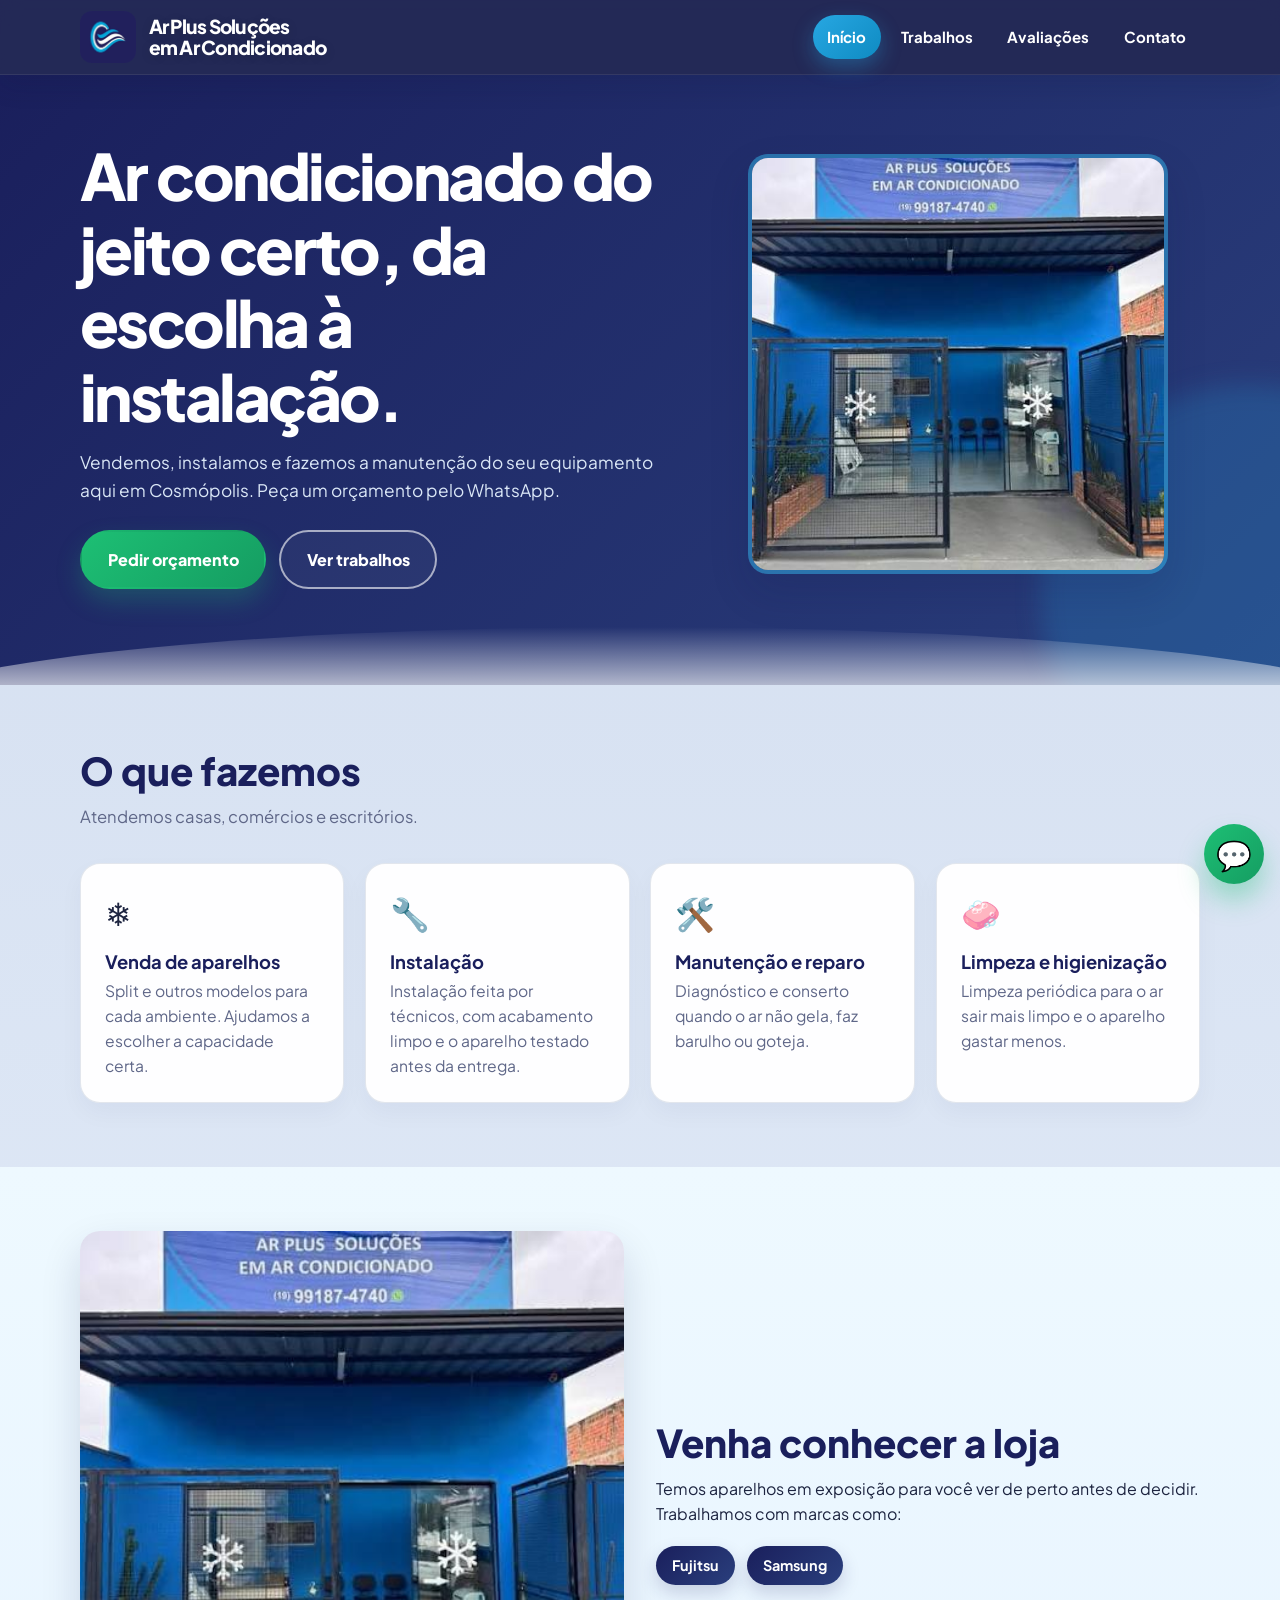
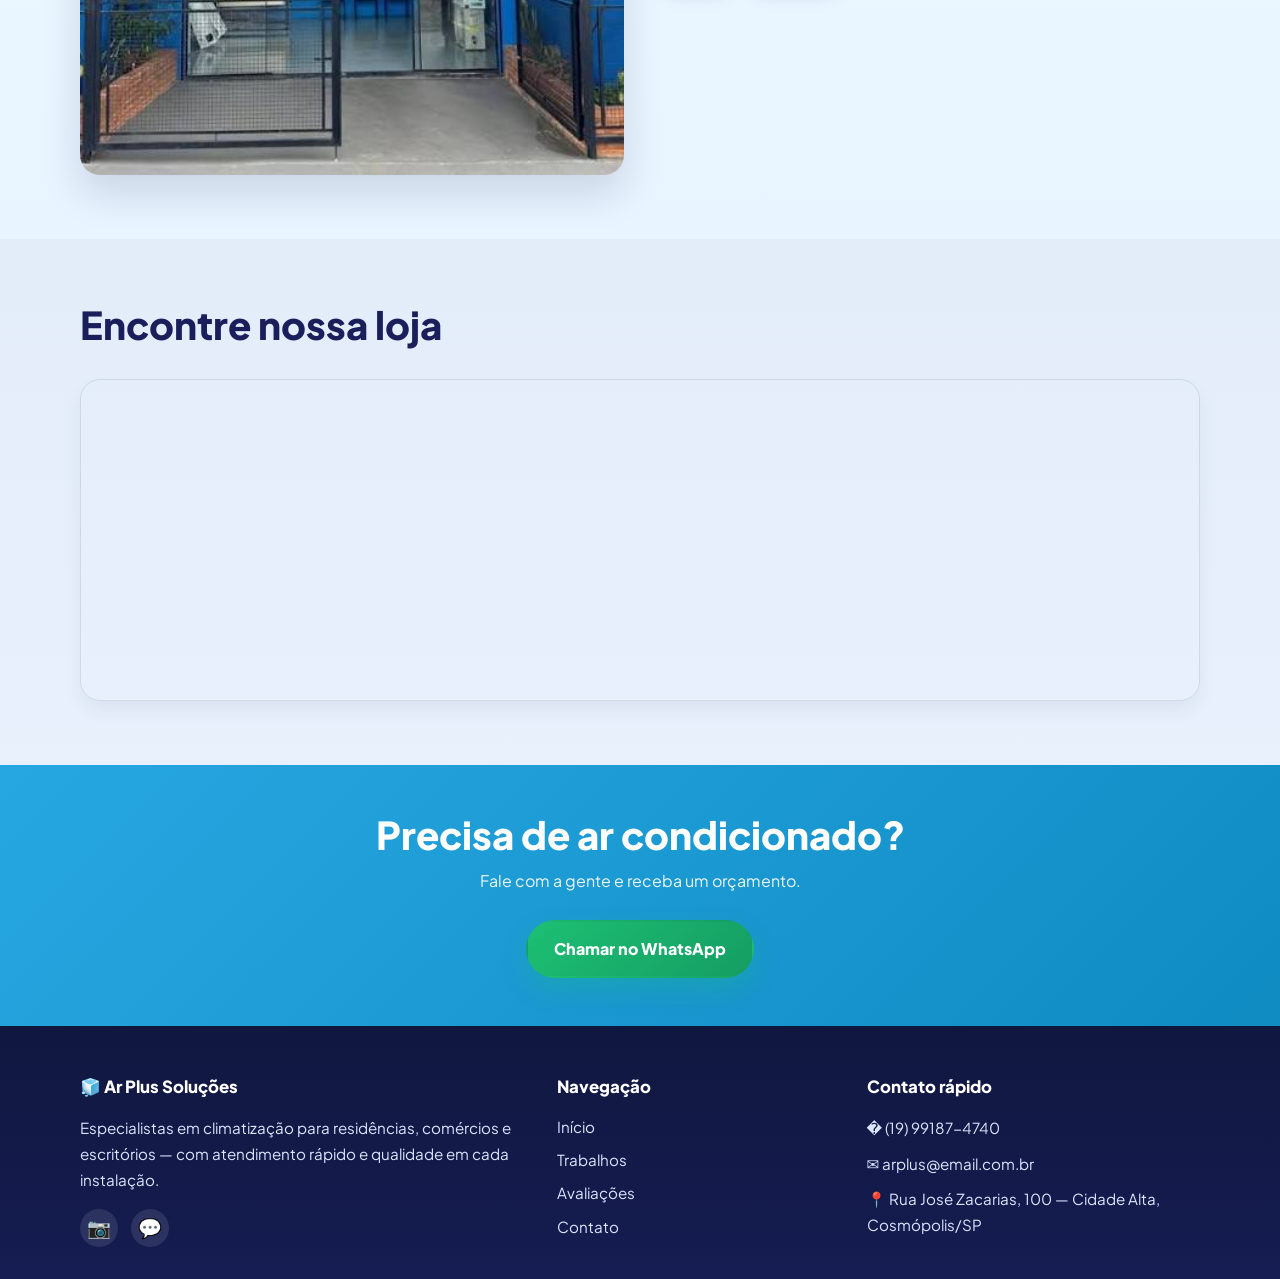
<file: Index.html>
<!DOCTYPE html>
<html lang="pt-BR">
<head>
<meta charset="UTF-8">
<meta name="viewport" content="width=device-width, initial-scale=1">
<title>Início | Ar Plus Soluções em Ar Condicionado</title>
<meta name="description" content="Venda, instalação e manutenção de ar condicionado em Cosmópolis/SP. Fujitsu, Samsung e outras marcas.">
<link rel="preconnect" href="https://fonts.googleapis.com">
<link rel="preconnect" href="https://fonts.gstatic.com" crossorigin>
<link href="https://fonts.googleapis.com/css2?family=Plus+Jakarta+Sans:wght@400;600;700;800&display=swap" rel="stylesheet">
<link rel="stylesheet" href="style/ar_plus.css">
</head>
<body>
<header class="topo">
  <div class="wrap">
    <a class="marca" href="index.html" aria-label="Ar Plus Soluções em Ar Condicionado - início">
      <img src="img/logo-simbolo.png" alt="Logo Ar Plus" width="56" height="52">
      <span>Ar Plus Soluções<br>em Ar Condicionado</span>
    </a>
    <input type="checkbox" id="abre" aria-label="Abrir menu">
    <label class="burger" for="abre" aria-hidden="true">☰</label>
    <ul class="menu">
      <li><a href="index.html" aria-current="page">Início</a></li>
      <li><a href="Trabalhos.html">Trabalhos</a></li>
      <li><a href="Avaliacoes.html">Avaliações</a></li>
      <li><a href="Contato.html">Contato</a></li>
    </ul>
  </div>
</header>
<main>

<section class="hero">
  <div class="wrap">
    <div>
      <h1>Ar condicionado do jeito certo, da escolha à instalação.</h1>
      <p>Vendemos, instalamos e fazemos a manutenção do seu equipamento aqui em Cosmópolis. Peça um orçamento pelo WhatsApp.</p>
      <div class="acoes">
        <a class="btn btn-zap" href="https://wa.me/5519991874740?text=Ol%C3%A1!%20Vim%20pelo%20site%20e%20gostaria%20de%20um%20or%C3%A7amento." target="_blank" rel="noopener">Pedir orçamento</a>
        <a class="btn btn-borda" href="Trabalhos.html">Ver trabalhos</a>
      </div>
    </div>
    <img class="hero-visual" src="img/fachada-loja.png" alt="Fachada da loja Ar Plus em Cosmópolis">
  </div>
</section>

<section class="secao">
  <div class="wrap">
    <h2>O que fazemos</h2>
    <p class="intro">Atendemos casas, comércios e escritórios.</p>
    <div class="grade">
      <article class="card"><div class="ico">❄️</div><h3>Venda de aparelhos</h3><p>Split e outros modelos para cada ambiente. Ajudamos a escolher a capacidade certa.</p></article>
      <article class="card"><div class="ico">🔧</div><h3>Instalação</h3><p>Instalação feita por técnicos, com acabamento limpo e o aparelho testado antes da entrega.</p></article>
      <article class="card"><div class="ico">🛠️</div><h3>Manutenção e reparo</h3><p>Diagnóstico e conserto quando o ar não gela, faz barulho ou goteja.</p></article>
      <article class="card"><div class="ico">🧼</div><h3>Limpeza e higienização</h3><p>Limpeza periódica para o ar sair mais limpo e o aparelho gastar menos.</p></article>
    </div>
  </div>
</section>

<section class="secao gelo">
  <div class="wrap dois">
    <img class="loja-visual" src="img/fachada-loja.png" alt="Fachada da loja Ar Plus em Cosmópolis">
    <div>
      <h2>Venha conhecer a loja</h2>
      <p>Temos aparelhos em exposição para você ver de perto antes de decidir. Trabalhamos com marcas como:</p>
      <div class="marcas"><span>Fujitsu</span><span>Samsung</span></div>
    </div>
  </div>
</section>

<section class="secao">
  <div class="wrap">
    <h2>Encontre nossa loja</h2>
    <div class="mapa">
      <iframe title="Mapa da loja" loading="lazy" src="https://www.google.com/maps?q=Rua+Jos%C3%A9+Zacarias,+100,+Cosm%C3%B3polis+SP&output=embed"></iframe>
    </div>
  </div>
</section>

<section class="faixa">
  <div class="wrap">
    <h2>Precisa de ar condicionado?</h2>
    <p>Fale com a gente e receba um orçamento.</p>
    <div class="acoes"><a class="btn btn-zap" href="https://wa.me/5519991874740?text=Ol%C3%A1!%20Vim%20pelo%20site%20e%20gostaria%20de%20um%20or%C3%A7amento." target="_blank" rel="noopener">Chamar no WhatsApp</a></div>
  </div>
</section>

</main>
<footer class="rodape">
  <div class="rodape-conteudo">
    <div>
      <h4>🧊 Ar Plus Soluções</h4>
      <p>Especialistas em climatização para residências, comércios e escritórios — com atendimento rápido e qualidade em cada instalação.</p>
      <div class="redes-sociais">
        <a href="https://www.instagram.com/arplussolucoesarcondicionado" target="_blank" rel="noopener" aria-label="Instagram">📷</a>
        <a href="https://wa.me/5519991874740" target="_blank" rel="noopener" aria-label="WhatsApp">💬</a>
      </div>
    </div>
    <div>
      <h4>Navegação</h4>
      <ul>
        <li><a href="index.html" aria-current="page">Início</a></li>
        <li><a href="Trabalhos.html">Trabalhos</a></li>
        <li><a href="Avaliacoes.html">Avaliações</a></li>
        <li><a href="Contato.html">Contato</a></li>
      </ul>
    </div>
    <div>
      <h4>Contato rápido</h4>
      <p>� (19) 99187-4740</p>
      <p>✉️ arplus@email.com.br</p>
      <p>📍 Rua José Zacarias, 100 — Cidade Alta, Cosmópolis/SP</p>
    </div>
  </div>
</footer>
<a class="zap-fixo" href="https://wa.me/5519991874740?text=Ol%C3%A1!%20Vim%20pelo%20site%20e%20gostaria%20de%20um%20or%C3%A7amento." target="_blank" rel="noopener" aria-label="Falar no WhatsApp">💬</a>
</body>
</html>
</file>
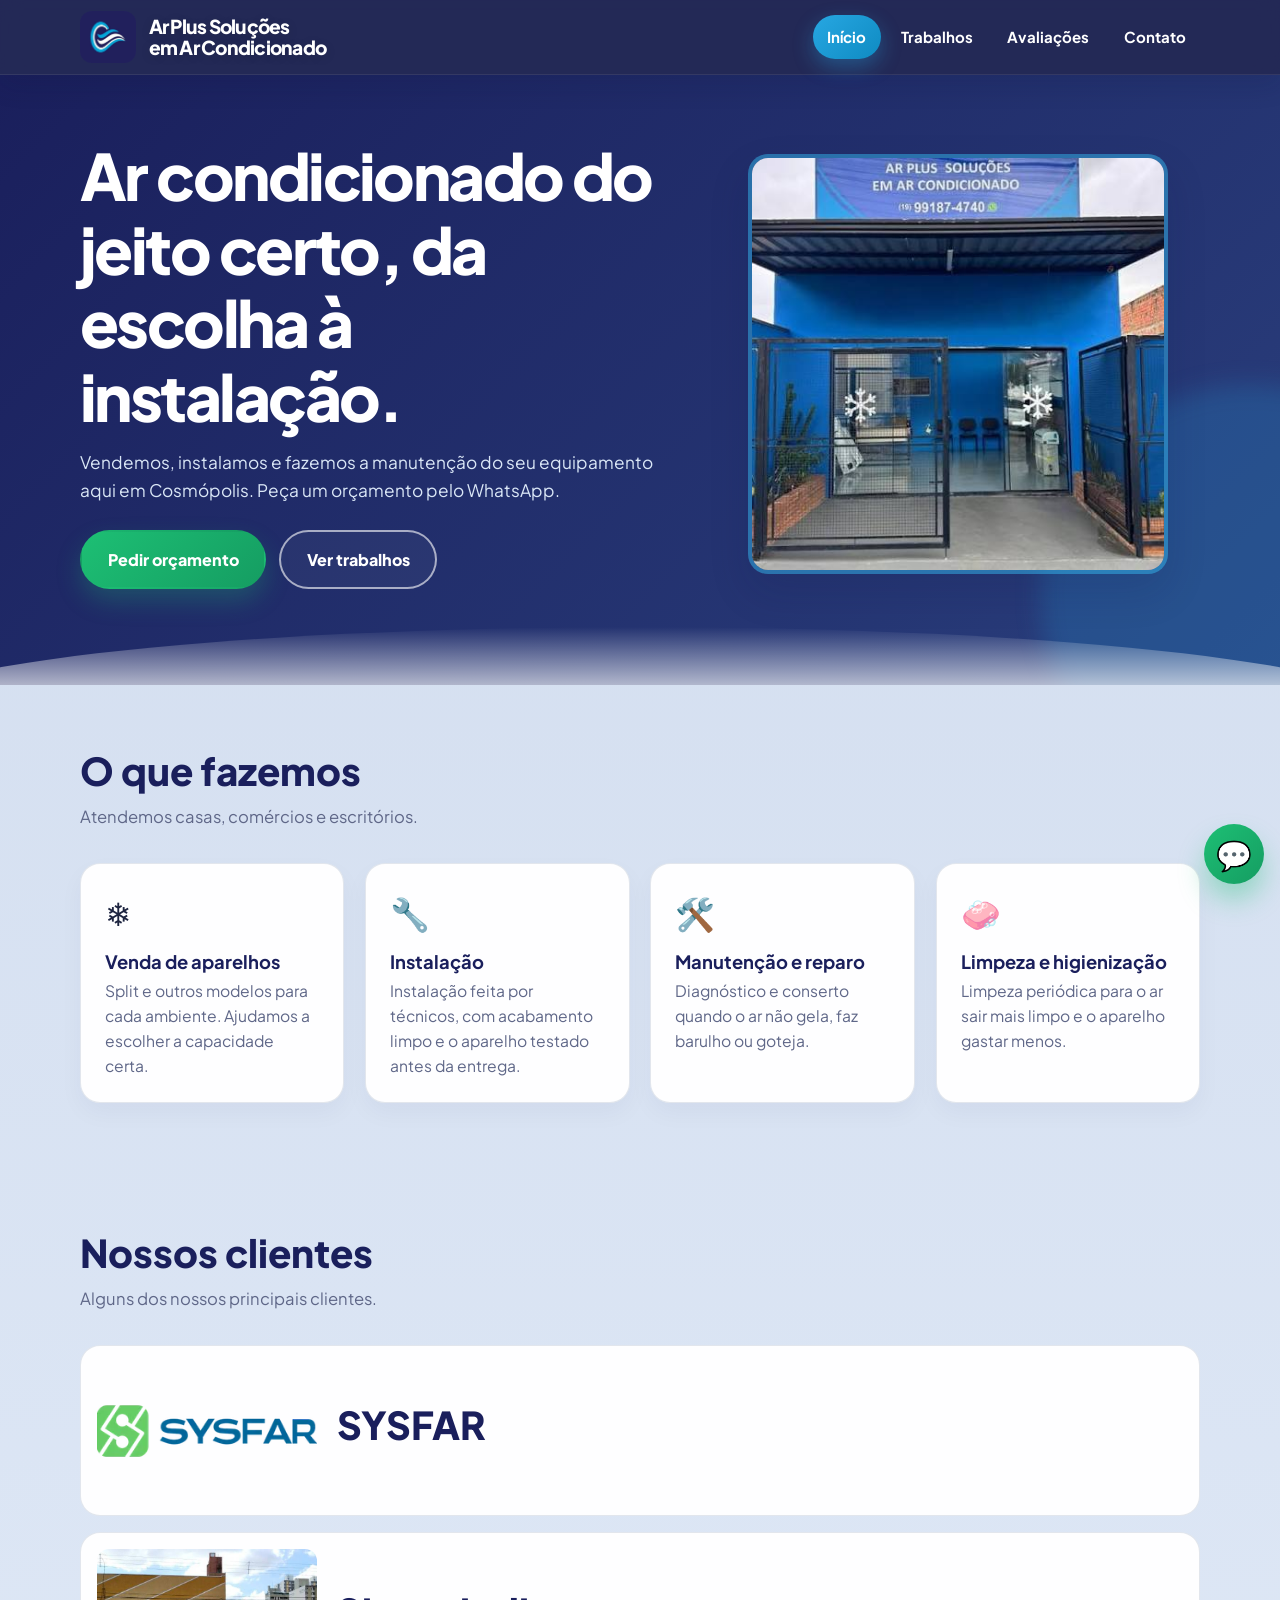
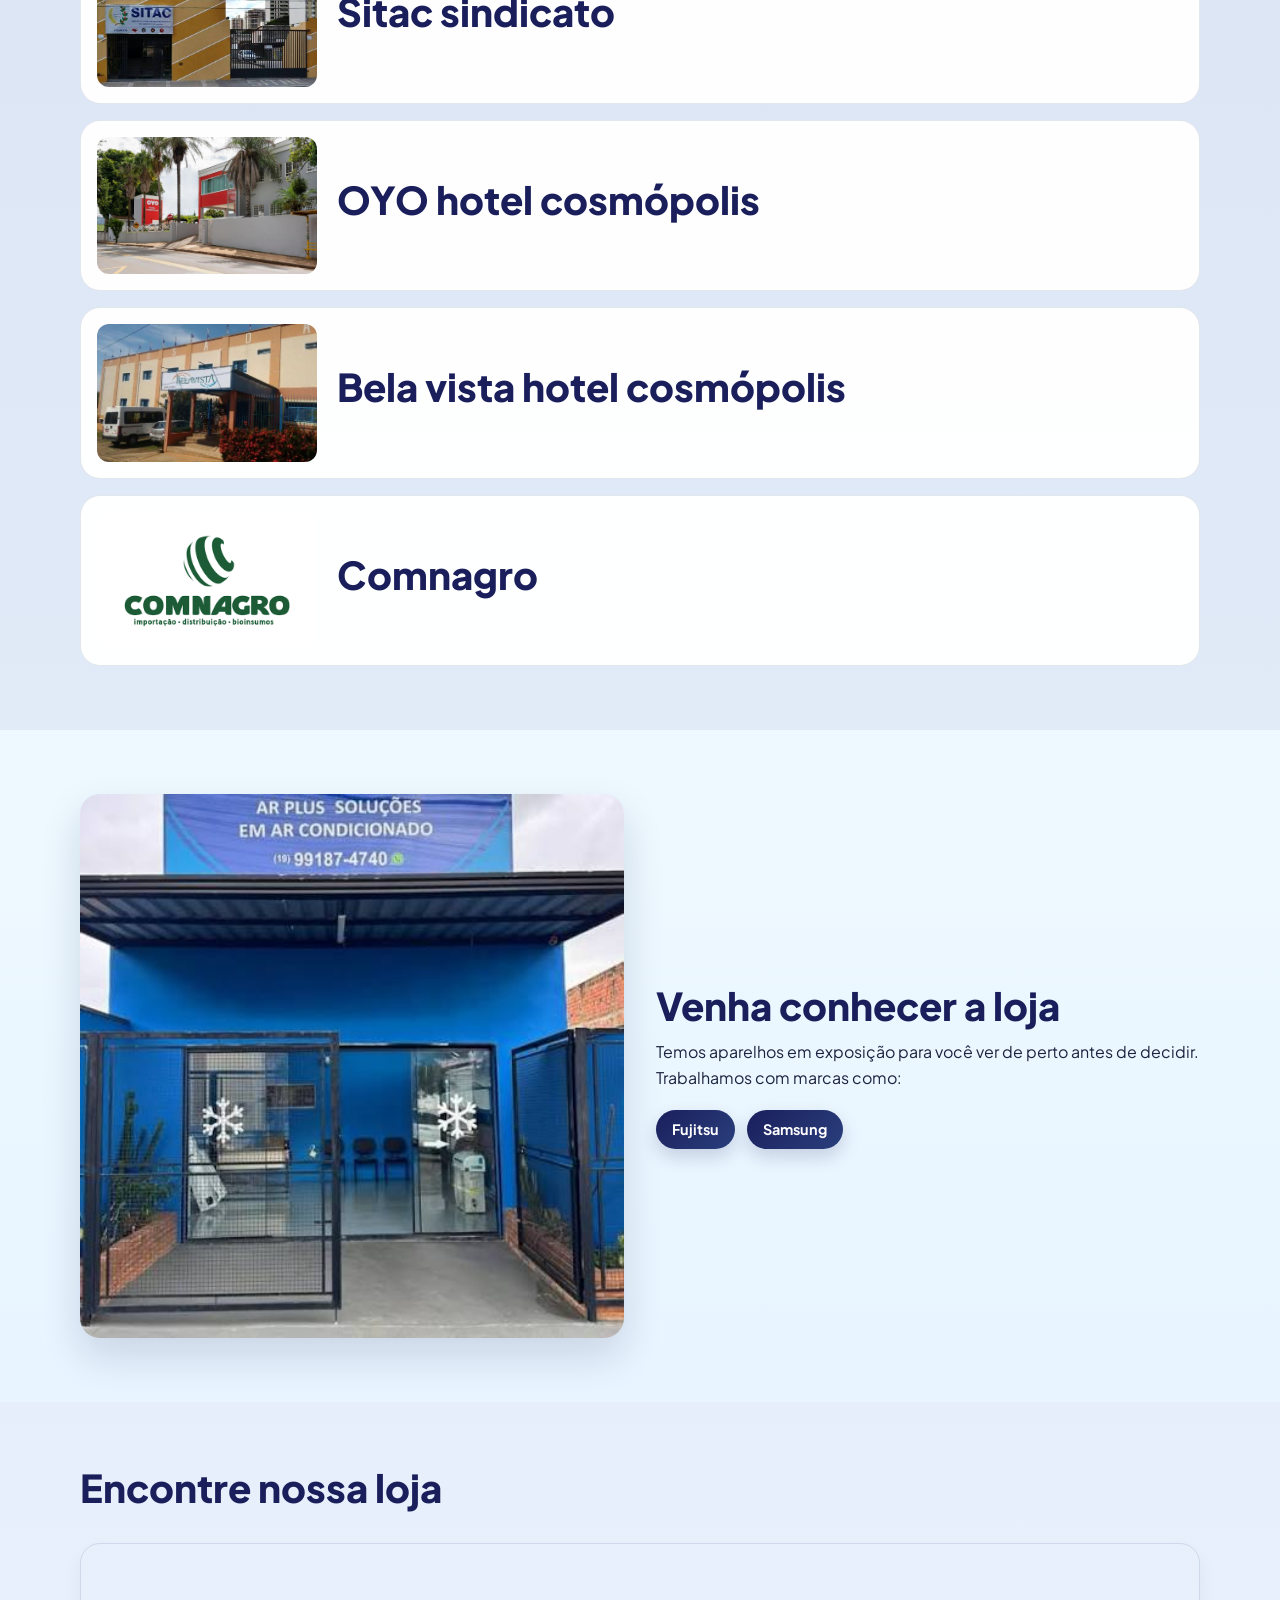
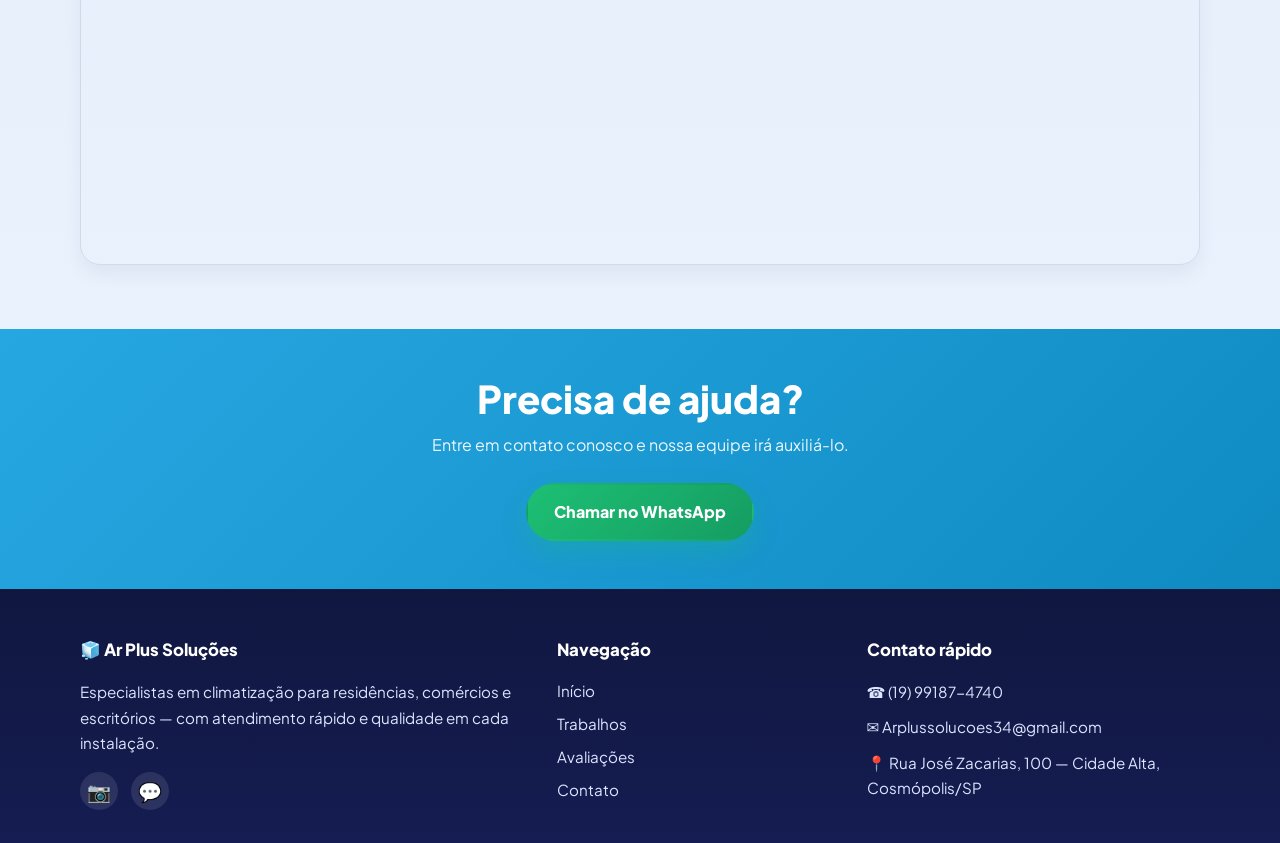
<file: index.html>
<!DOCTYPE html>
<html lang="pt-BR">
<head>
<meta charset="UTF-8">
<meta name="viewport" content="width=device-width, initial-scale=1">
<title>Início | Ar Plus Soluções em Ar Condicionado</title>
<meta name="description" content="Venda, instalação e manutenção de ar condicionado em Cosmópolis/SP. Fujitsu, Samsung e outras marcas.">
<link rel="icon" type="image/x-icon" href="img/emoji_arplus_128.png">
<link rel="preconnect" href="https://fonts.googleapis.com">
<link rel="preconnect" href="https://fonts.gstatic.com" crossorigin>
<link href="https://fonts.googleapis.com/css2?family=Plus+Jakarta+Sans:wght@400;600;700;800&display=swap" rel="stylesheet">
<link rel="stylesheet" href="style/ar_plus.css">
</head>
<body>
<header class="topo">
  <div class="wrap">
    <a class="marca" href="index.html" aria-label="Ar Plus Soluções em Ar Condicionado - início">
      <img src="img/logo-simbolo.png" alt="Logo Ar Plus" width="56" height="52">
      <span>Ar Plus Soluções<br>em Ar Condicionado</span>
    </a>
    <input type="checkbox" id="abre" aria-label="Abrir menu">
    <label class="burger" for="abre" aria-hidden="true">☰</label>
    <ul class="menu">
      <li><a href="index.html" aria-current="page">Início</a></li>
      <li><a href="Trabalhos.html">Trabalhos</a></li>
      <li><a href="Avaliacoes.html">Avaliações</a></li>
      <li><a href="Contato.html">Contato</a></li>
    </ul>
  </div>
</header>
<main>

<section class="hero">
  <div class="wrap">
    <div>
      <h1>Ar condicionado do jeito certo, da escolha à instalação.</h1>
      <p>Vendemos, instalamos e fazemos a manutenção do seu equipamento aqui em Cosmópolis. Peça um orçamento pelo WhatsApp.</p>
      <div class="acoes">
        <a class="btn btn-zap" href="https://wa.me/5519991874740?text=Ol%C3%A1!%20Vim%20pelo%20site%20e%20gostaria%20de%20um%20or%C3%A7amento." target="_blank" rel="noopener">Pedir orçamento</a>
        <a class="btn btn-borda" href="Trabalhos.html">Ver trabalhos</a>
      </div>
    </div>
    <img class="hero-visual" src="img/fachada-loja.png" alt="Fachada da loja Ar Plus em Cosmópolis">
  </div>
</section>

<section class="secao">
  <div class="wrap">
    <h2>O que fazemos</h2>
    <p class="intro">Atendemos casas, comércios e escritórios.</p>
    <div class="grade">
      <article class="card"><div class="ico">❄️</div><h3>Venda de aparelhos</h3><p>Split e outros modelos para cada ambiente. Ajudamos a escolher a capacidade certa.</p></article>
      <article class="card"><div class="ico">🔧</div><h3>Instalação</h3><p>Instalação feita por técnicos, com acabamento limpo e o aparelho testado antes da entrega.</p></article>
      <article class="card"><div class="ico">🛠️</div><h3>Manutenção e reparo</h3><p>Diagnóstico e conserto quando o ar não gela, faz barulho ou goteja.</p></article>
      <article class="card"><div class="ico">🧼</div><h3>Limpeza e higienização</h3><p>Limpeza periódica para o ar sair mais limpo e o aparelho gastar menos.</p></article>
    </div>
  </div>
</section>

<section class="secao">
  <div class="wrap">
    <h2>Nossos clientes</h2>
    <p class="intro">Alguns dos nossos principais clientes.</p>
    <ul class="clientes-lista">
      <li>
        <img class="cliente-foto" src="img/SYSFAR.webp" alt="Casa contemporânea, exemplo de ambiente residencial">
        <div>
          <h2>SYSFAR</h2>
        </div>
      </li>
      <li>
        <img class="cliente-foto" src="img/88.jpg" alt="Interior de uma loja, exemplo de ambiente comercial">
        <div>
          <h2>Sitac sindicato</h2>
        </div>
      </li>
      <li>
        <img class="cliente-foto" src="img/OYO-hotel-cosmópolis.jpg" alt="Sala de reunião, exemplo de ambiente de escritório">
        <div>
          <h2>OYO hotel cosmópolis</h2>
          
        </div>
      </li>
      <li>
        <img class="cliente-foto" src="img/Bela-vista-hotel-cosmópolis.jpg" alt="Sala de reunião, exemplo de ambiente de escritório">
        <div>
          <h2>Bela vista hotel cosmópolis</h2>
        </div>
      </li>
      <li>
        <img class="cliente-foto" src="img/Comnagro.png" alt="Sala de reunião, exemplo de ambiente de escritório">
        <div>
          <h2>Comnagro</h2>
        </div>
      </li>
    </ul>
  </div>
</section>


<section class="secao gelo">
  <div class="wrap dois">
    <img class="loja-visual" src="img/fachada-loja.png" alt="Fachada da loja Ar Plus em Cosmópolis">
    <div>
      <h2>Venha conhecer a loja</h2>
      <p>Temos aparelhos em exposição para você ver de perto antes de decidir. Trabalhamos com marcas como:</p>
      <div class="marcas"><span>Fujitsu</span><span>Samsung</span></div>
    </div>
  </div>
</section>

<section class="secao">
  <div class="wrap">
    <h2>Encontre nossa loja</h2>
    <div class="mapa">
      <iframe title="Mapa da loja" loading="lazy" src="https://www.google.com/maps?q=Rua+Jos%C3%A9+Zacarias,+100,+Cosm%C3%B3polis+SP&output=embed"></iframe>
    </div>
  </div>
</section>

<section class="faixa">
  <div class="wrap">
    <h2>Precisa de ajuda?</h2>
    <p>Entre em contato conosco e nossa equipe irá auxiliá-lo.</p>
    <div class="acoes"><a class="btn btn-zap" href="https://wa.me/5519991874740?text=Ol%C3%A1!%20Vim%20pelo%20site%20e%20gostaria%20de%20um%20or%C3%A7amento." target="_blank" rel="noopener">Chamar no WhatsApp</a></div>
  </div>
</section>

</main>
<footer class="rodape">
  <div class="rodape-conteudo">
    <div>
      <h4>🧊 Ar Plus Soluções</h4>
      <p>Especialistas em climatização para residências, comércios e escritórios — com atendimento rápido e qualidade em cada instalação.</p>
      <div class="redes-sociais">
        <a href="https://www.instagram.com/arplussolucoesarcondicionado" target="_blank" rel="noopener" aria-label="Instagram">📷</a>
        <a href="https://wa.me/5519991874740" target="_blank" rel="noopener" aria-label="WhatsApp">💬</a>
      </div>
    </div>
    <div>
      <h4>Navegação</h4>
      <ul>
        <li><a href="index.html" aria-current="page">Início</a></li>
        <li><a href="Trabalhos.html">Trabalhos</a></li>
        <li><a href="Avaliacoes.html">Avaliações</a></li>
        <li><a href="Contato.html">Contato</a></li>
      </ul>
    </div>
    <div>
      <h4>Contato rápido</h4>
      <p>☎️ (19) 99187-4740</p>
      <p>✉️ Arplussolucoes34@gmail.com</p>
      <p>📍 Rua José Zacarias, 100 — Cidade Alta, Cosmópolis/SP</p>
    </div>
  </div>
</footer>
<a class="zap-fixo" href="https://wa.me/5519991874740?text=Ol%C3%A1!%20Vim%20pelo%20site%20e%20gostaria%20de%20um%20or%C3%A7amento." target="_blank" rel="noopener" aria-label="Falar no WhatsApp">💬</a>
</body>
</html>
</file>
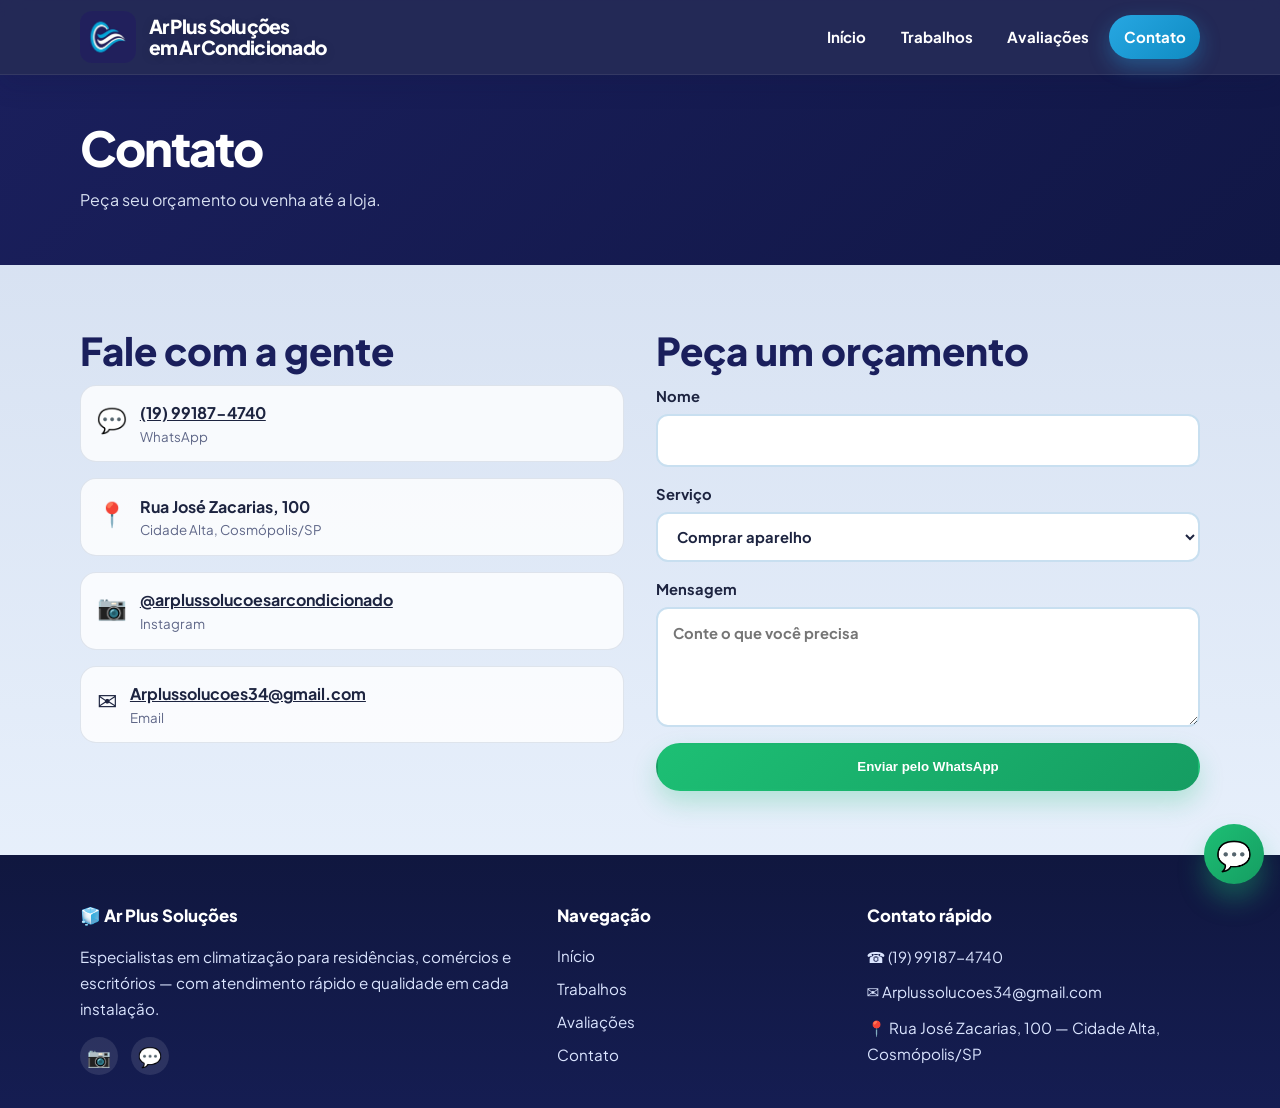
<file: Contato.html>
<!DOCTYPE html>
<html lang="pt-BR">
<head>
<meta charset="UTF-8">
<meta name="viewport" content="width=device-width, initial-scale=1">
<title>Contato | Ar Plus Soluções em Ar Condicionado</title>
<meta name="description" content="Fale com a Ar Plus: WhatsApp (19) 99187-4740, fixo (19) 3204-8000, Cosmópolis/SP.">
<link rel="icon" type="image/x-icon" href="img/emoji_arplus_128.png">
<link rel="preconnect" href="https://fonts.googleapis.com">
<link rel="preconnect" href="https://fonts.gstatic.com" crossorigin>
<link href="https://fonts.googleapis.com/css2?family=Plus+Jakarta+Sans:wght@400;600;700;800&display=swap" rel="stylesheet">
<link rel="stylesheet" href="style/ar_plus.css">
</head>
<body>
<header class="topo">
  <div class="wrap">
    <a class="marca" href="index.html" aria-label="Ar Plus Soluções em Ar Condicionado - início">
      <img src="img/logo-simbolo.png" alt="Logo Ar Plus" width="56" height="52">
      <span>Ar Plus Soluções<br>em Ar Condicionado</span>
    </a>
    <input type="checkbox" id="abre" aria-label="Abrir menu">
    <label class="burger" for="abre" aria-hidden="true">☰</label>
    <ul class="menu">
      <li><a href="index.html">Início</a></li>
      <li><a href="Trabalhos.html">Trabalhos</a></li>
      <li><a href="Avaliacoes.html">Avaliações</a></li>
      <li><a href="Contato.html" aria-current="page">Contato</a></li>
    </ul>
  </div>
</header>
<main>

<section class="titulo-pg"><div class="wrap"><h1>Contato</h1><p>Peça seu orçamento ou venha até a loja.</p></div></section>

<section class="secao">
  <div class="wrap contato">
    <div>
      <h2>Fale com a gente</h2>
      <ul class="lista">
        <li><span class="ico">💬</span><div><a href="https://wa.me/5519991874740?text=Ol%C3%A1!%20Vim%20pelo%20site%20e%20gostaria%20de%20um%20or%C3%A7amento." target="_blank" rel="noopener"><strong>(19) 99187-4740</strong></a><small>WhatsApp</small></div></li>
        <li><span class="ico">📍</span><div><strong>Rua José Zacarias, 100</strong><small>Cidade Alta, Cosmópolis/SP</small></div></li>
        <li><span class="ico">📷</span><div><a href="https://www.instagram.com/arplussolucoesarcondicionado" target="_blank" rel="noopener"><strong>@arplussolucoesarcondicionado</strong></a><small>Instagram</small></div></li>
        <li><span class="ico">✉️</span><div><a href="mailto:Arplussolucoes34@gmail.com" target="_blank" rel="noopener"><strong>Arplussolucoes34@gmail.com</strong></a><small>Email</small></div></li>
      </ul>
    </div>
    <div>
      <h2>Peça um orçamento</h2>
      <form id="form">
        <label>Nome<input name="nome" required autocomplete="name"></label>
        <label>Serviço
          <select name="servico">
            <option>Comprar aparelho</option><option>Instalação</option><option>Manutenção</option><option>Limpeza</option><option>Outro</option>
          </select>
        </label>
        <label>Mensagem<textarea name="msg" placeholder="Conte o que você precisa"></textarea></label>
        <button class="btn btn-zap" type="submit">Enviar pelo WhatsApp</button>
      </form>
    </div>
  </div>
</section>
<script>
document.getElementById("form").addEventListener("submit",function(e){
  e.preventDefault();
  var f=new FormData(this);
  var t="Olá! Meu nome é "+f.get("nome")+". Serviço: "+f.get("servico")+". "+f.get("msg");
  window.open("https://wa.me/5519991874740?text="+encodeURIComponent(t),"_blank");
});
</script>

</main>
<footer class="rodape">
  <div class="rodape-conteudo">
    <div>
      <h4>🧊 Ar Plus Soluções</h4>
      <p>Especialistas em climatização para residências, comércios e escritórios — com atendimento rápido e qualidade em cada instalação.</p>
      <div class="redes-sociais">
        <a href="https://www.instagram.com/arplussolucoesarcondicionado" target="_blank" rel="noopener" aria-label="Instagram">📷</a>
        <a href="https://wa.me/5519991874740" target="_blank" rel="noopener" aria-label="WhatsApp">💬</a>
      </div>
    </div>
    <div>
      <h4>Navegação</h4>
      <ul>
        <li><a href="index.html">Início</a></li>
        <li><a href="Trabalhos.html">Trabalhos</a></li>
        <li><a href="Avaliacoes.html">Avaliações</a></li>
        <li><a href="Contato.html" aria-current="page">Contato</a></li>
      </ul>
    </div>
    <div>
      <h4>Contato rápido</h4>
      <p>☎️ (19) 99187-4740</p>
      <p>✉️ Arplussolucoes34@gmail.com</p>
      <p>📍 Rua José Zacarias, 100 — Cidade Alta, Cosmópolis/SP</p>
    </div>
  </div>
</footer>
<a class="zap-fixo" href="https://wa.me/5519991874740?text=Ol%C3%A1!%20Vim%20pelo%20site%20e%20gostaria%20de%20um%20or%C3%A7amento." target="_blank" rel="noopener" aria-label="Falar no WhatsApp">💬</a>
</body>
</html>
</file>
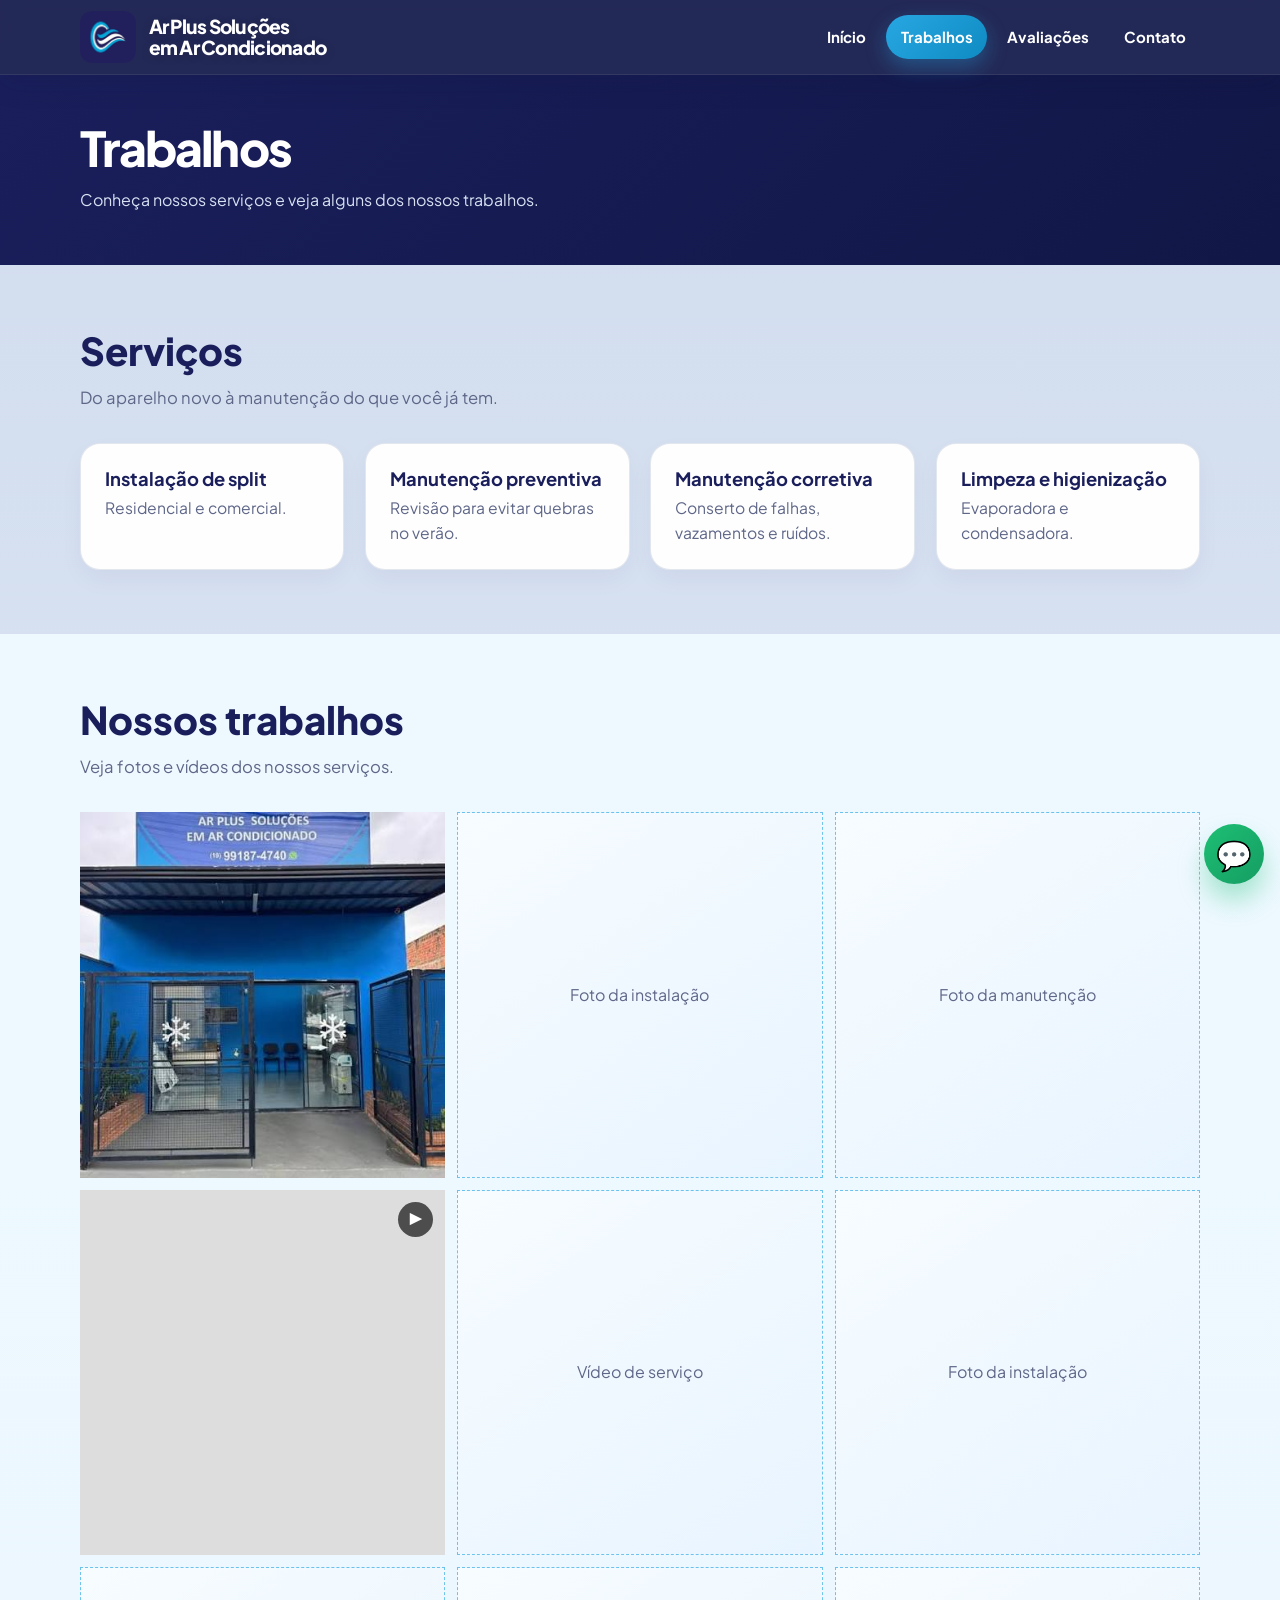
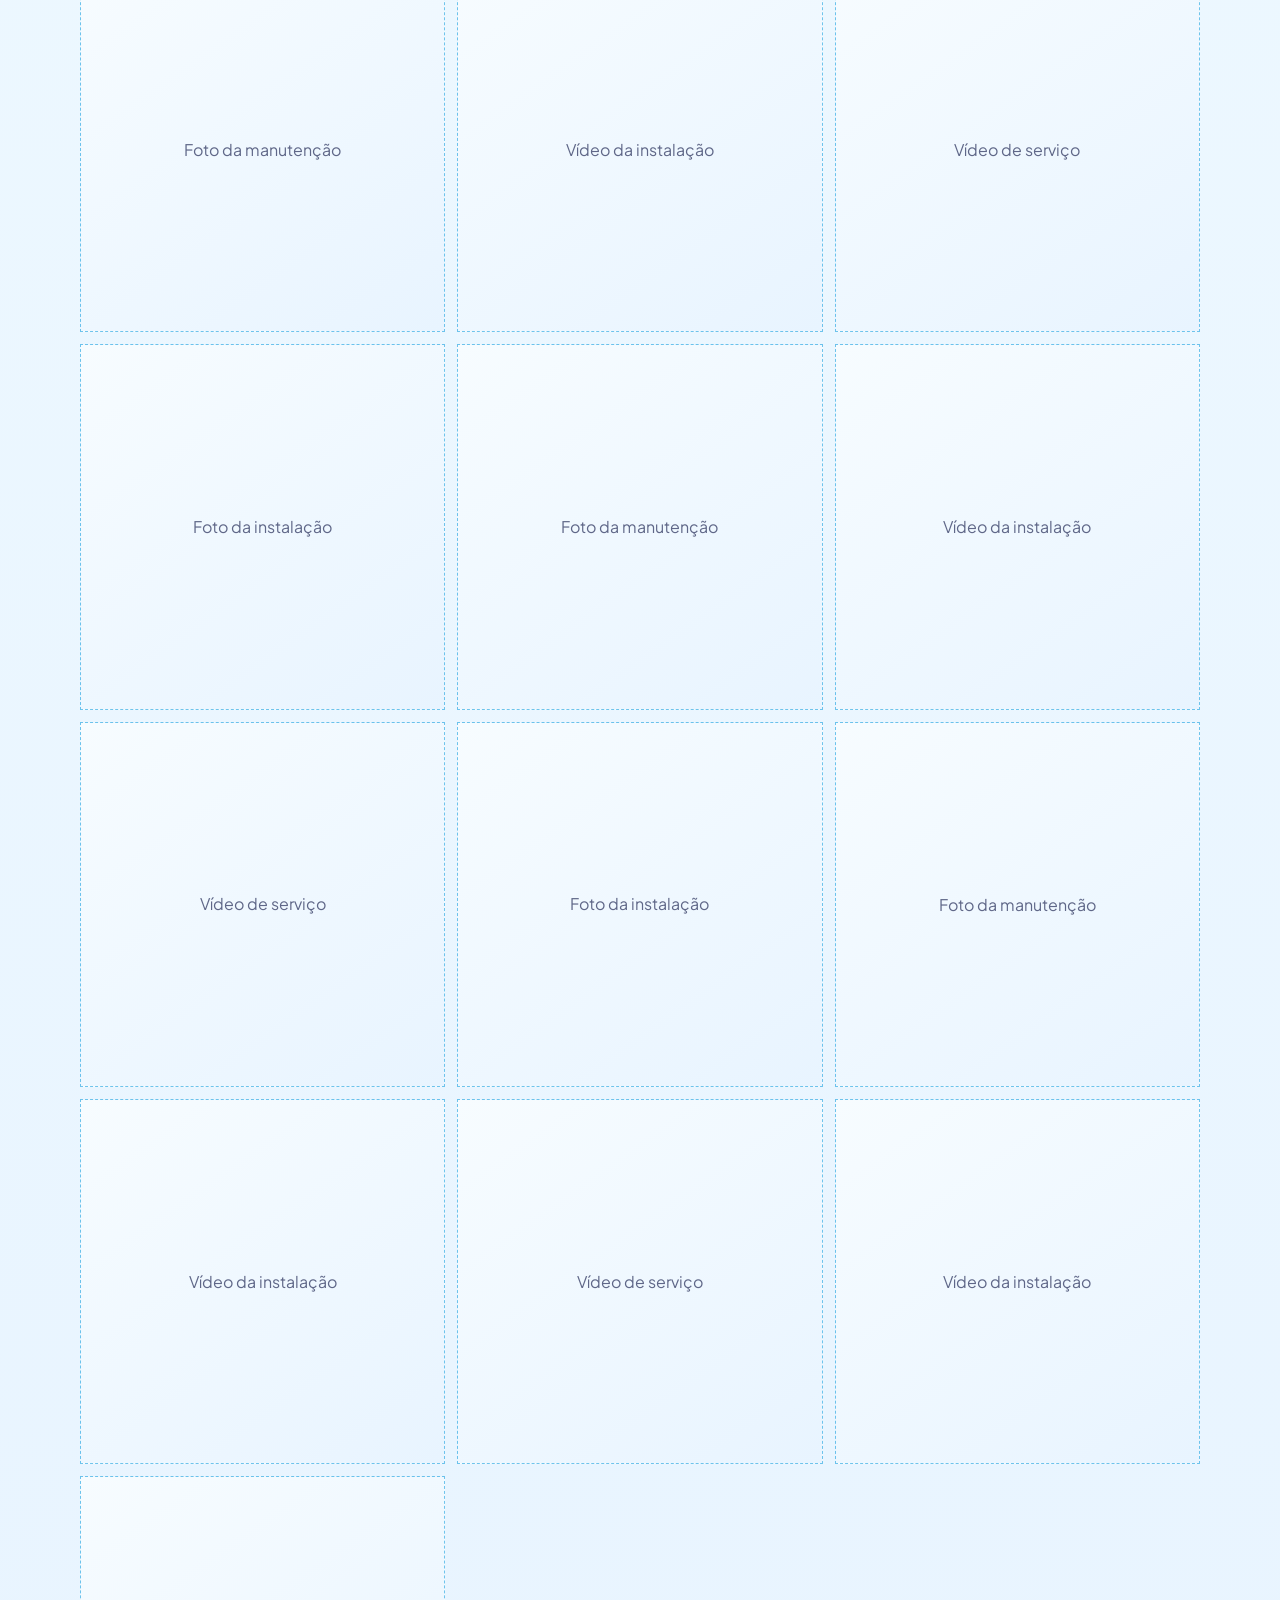
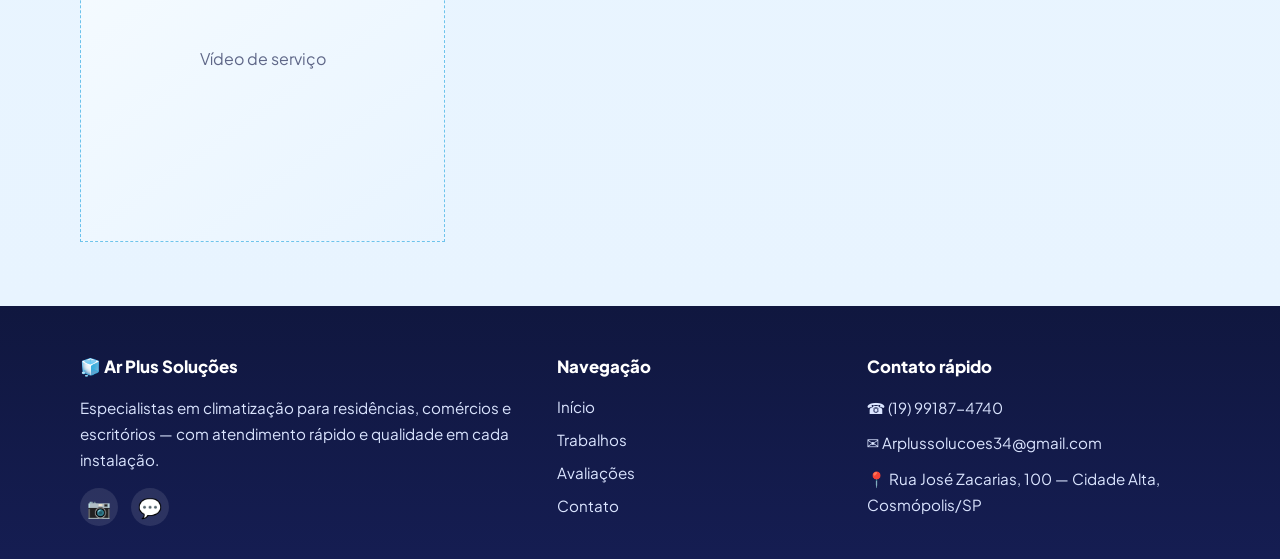
<file: Trabalhos.html>
<!DOCTYPE html>
<html lang="pt-BR">
<head>
    <meta charset="UTF-8">
    <meta name="viewport" content="width=device-width, initial-scale=1">
    <title>Trabalhos | Ar Plus Soluções em Ar Condicionado</title>
    <meta name="description"content="Conheça os serviços e trabalhos realizados pela Ar Plus em Cosmópolis.">
    <link rel="icon" type="image/x-icon" href="img/emoji_arplus_128.png">
    <link rel="preconnect" href="https://fonts.googleapis.com">
    <link rel="preconnect"href="https://fonts.gstatic.com"crossorigin>
    <link href="https://fonts.googleapis.com/css2?family=Plus+Jakarta+Sans:wght@400;600;700;800&display=swap" rel="stylesheet">
    <link rel="stylesheet" href="style/ar_plus.css">
</head>
<body>
<header class="topo">
  <div class="wrap">
    <a class="marca" href="index.html" aria-label="Ar Plus Soluções em Ar Condicionado - início">
      <img src="img/logo-simbolo.png" alt="Logo Ar Plus" width="56" height="52">
      <span>Ar Plus Soluções<br>em Ar Condicionado</span>
    </a>
    <input type="checkbox" id="abre" aria-label="Abrir menu">
    <label class="burger" for="abre" aria-hidden="true">☰</label>
    <ul class="menu">
    <li><a href="index.html">Início</a></li>
    <li><a href="Trabalhos.html" aria-current="page">Trabalhos</a></li>
      <li><a href="Avaliacoes.html">Avaliações</a></li>
      <li><a href="Contato.html">Contato</a></li>
    </ul>
  </div>
</header>
<main>
<section class="titulo-pg">
    <div class="wrap">
        <h1>Trabalhos</h1>
        <p> Conheça nossos serviços e veja alguns dos nossos trabalhos.</p>
    </div>
</section>
<section class="secao">
    <div class="wrap">
        <h2>Serviços</h2>
        <p class="intro">Do aparelho novo à manutenção do que você já tem.</p>
        <div class="grade">
            <article class="card">
                <h3>Instalação de split</h3>
                <p>Residencial e comercial.</p>
            </article>
            <article class="card">
                <h3>Manutenção preventiva</h3>
                <p> Revisão para evitar quebras no verão.</p>
            </article>
            <article class="card">
                <h3>Manutenção corretiva</h3>
                <p> Conserto de falhas, vazamentos e ruídos.</p>
            </article>
            <article class="card">
                <h3> Limpeza e higienização</h3>
                <p> Evaporadora e condensadora. </p>
            </article>
        </div>
    </div>
</section>
<section class="secao gelo">
    <div class="wrap">
        <h2>
            Nossos trabalhos
        </h2>
        <p class="intro">Veja fotos e vídeos dos nossos serviços.</p>
        <div class="galeria-instagram">
            <div class="post"onclick="abrirModal('foto', 'img/fachada-loja.png')">
                <img src="img/fachada-loja.png" alt="Fachada da loja Ar Plus">
                <div class="legenda">Nossa loja em Cosmópolis</div>
        </div>
            <div class="post post-vazio">Foto da instalação</div>
            <div class="post post-vazio">Foto da manutenção</div>
            <div class="post" onclick="abrirModal('video', 'img/video-exemplo.mp4')">
                <video src="img/video-exemplo.mp4" muted loop autoplay playsinline aria-label="Vídeo de exemplo">
                </video>
                <div class="icone-video">▶</div>
                <div class="legenda">Vídeo de exemplo</div>
            </div>
            <div class="post post-vazio">Vídeo de serviço</div>
            <div class="post post-vazio">Foto da instalação</div>
            <div class="post post-vazio">Foto da manutenção</div>
            <div class="post post-vazio">Vídeo da instalação</div>
            <div class="post post-vazio">Vídeo de serviço</div>
            <div class="post post-vazio">Foto da instalação</div>
            <div class="post post-vazio">Foto da manutenção</div>
            <div class="post post-vazio">Vídeo da instalação</div>
            <div class="post post-vazio">Vídeo de serviço</div>
            <div class="post post-vazio">Foto da instalação</div>
            <div class="post post-vazio">Foto da manutenção</div>
            <div class="post post-vazio">Vídeo da instalação</div>
            <div class="post post-vazio">Vídeo de serviço</div>
            <div class="post post-vazio">Vídeo da instalação</div>
            <div class="post post-vazio">Vídeo de serviço</div>
        </div>
    </div>
</section>
<div class="modal"id="modal"onclick="fecharModal()">
    <span class="fechar">
        ×
    </span>
    <div
        class="modal-conteudo"
        onclick="event.stopPropagation()"
        id="conteudoModal"
    >
    </div>
</div>
</main>
<footer class="rodape">
  <div class="rodape-conteudo">
    <div>
      <h4>🧊 Ar Plus Soluções</h4>
      <p>Especialistas em climatização para residências, comércios e escritórios — com atendimento rápido e qualidade em cada instalação.</p>
      <div class="redes-sociais">
        <a href="https://www.instagram.com/arplussolucoesarcondicionado" target="_blank" rel="noopener" aria-label="Instagram">📷</a>
        <a href="https://wa.me/5519991874740" target="_blank" rel="noopener" aria-label="WhatsApp">💬</a>
      </div>
    </div>
    <div>
      <h4>Navegação</h4>
      <ul>
        <li><a href="index.html">Início</a></li>
        <li><a href="Trabalhos.html" aria-current="page">Trabalhos</a></li>
        <li><a href="Avaliacoes.html">Avaliações</a></li>
        <li><a href="Contato.html">Contato</a></li>
      </ul>
    </div>
    <div>
      <h4>Contato rápido</h4>
      <p>☎️ (19) 99187-4740</p>
      <p>✉️ Arplussolucoes34@gmail.com</p>
      <p>📍 Rua José Zacarias, 100 — Cidade Alta, Cosmópolis/SP</p>
    </div>
  </div>
</footer>
<a
    class="zap-fixo"
    href="https://wa.me/5519991874740?text=Ol%C3%A1!%20Vim%20pelo%20site%20e%20gostaria%20de%20um%20or%C3%A7amento."
    target="_blank"
    rel="noopener"
    aria-label="Falar no WhatsApp"
>
    💬
</a>

<script>

function abrirModal(tipo, arquivo) {

    const modal =
        document.getElementById("modal");

    const conteudo =
        document.getElementById("conteudoModal");

    if (tipo === "foto") {

        conteudo.innerHTML = `

            <img
                src="${arquivo}"
                alt="Imagem ampliada"
            >

        `;

    }

    if (tipo === "video") {

        conteudo.innerHTML = `

            <video
                src="${arquivo}"
                controls
                autoplay
                playsinline
            >
            </video>

        `;

    }

    modal.classList.add("ativo");

}

function fecharModal() {

    const modal =
        document.getElementById("modal");

    const conteudo =
        document.getElementById("conteudoModal");

    modal.classList.remove("ativo");

    conteudo.innerHTML = "";

}

document.addEventListener(
    "keydown",
    function(event) {

        if (event.key === "Escape") {

            fecharModal();

        }

    }
);

</script>

</body>

</html>
</file>
<file: style/ar_plus.css>
:root {
  --navy: #1a1f5c;
  --navy-strong: #111746;
  --navy-soft: #2a3f7d;
  --azul: #27a7e2;
  --azul-escuro: #0f8bc2;
  --gelo: #edf8ff;
  --branco: #ffffff;
  --texto: #1d2440;
  --cinza: #5f6788;
  --verde: #1dbf74;
  --verde-escuro: #159d62;
  --luz: #dff5ff;
  --borda: rgba(24, 56, 111, 0.12);
  --sombra: 0 18px 40px rgba(17, 23, 70, 0.14);
  --raio: 20px;
}

* {
  box-sizing: border-box;
  margin: 0;
  padding: 0;
}

html {
  scroll-behavior: smooth;
}

body {
  font-family: 'Plus Jakarta Sans', system-ui, -apple-system, BlinkMacSystemFont, 'Segoe UI', sans-serif;
  color: var(--texto);
  background: linear-gradient(180deg, #d1dcee 0%, #edf5ff 100%);
  line-height: 1.6;
  -webkit-text-size-adjust: 100%;
}

img,
svg {
  display: block;
  max-width: 100%;
  height: auto;
}

a {
  color: inherit;
}

:focus-visible {
  outline: 3px solid rgba(39, 167, 226, 0.7);
  outline-offset: 3px;
}

.wrap {
  width: min(1120px, calc(100% - 2rem));
  margin-inline: auto;
}

h1,
h2,
h3 {
  line-height: 1.15;
  color: var(--navy);
}

h1 {
  font-size: clamp(2.2rem, 5vw, 4.1rem);
  font-weight: 800;
  letter-spacing: -0.04em;
}

h2 {
  font-size: clamp(1.7rem, 3vw, 2.5rem);
  font-weight: 800;
  margin-bottom: 0.7rem;
}

h3 {
  font-size: 1.15rem;
  margin-bottom: 0.35rem;
}

p {
  max-width: 65ch;
}

main {
  overflow: hidden;
}

.topo {
  position: sticky;
  top: 0;
  z-index: 30;
  background: rgba(20, 25, 73, 0.92);
  backdrop-filter: blur(10px);
  border-bottom: 1px solid rgba(255, 255, 255, 0.08);
  box-shadow: 0 10px 24px rgba(16, 23, 63, 0.14);
  color: var(--branco);
}

.topo .wrap {
  display: flex;
  align-items: center;
  justify-content: space-between;
  min-height: 74px;
  gap: 1rem;
}

.marca {
  display: flex;
  align-items: center;
  gap: 0.8rem;
  text-decoration: none;
  font-weight: 800;
  font-size: clamp(0.9rem, 1vw + 0.4rem, 1.25rem);
  line-height: 1.1;
  letter-spacing: -0.04em;
  color: #fff;
}

.marca svg {
  width: auto;
  height: 54px;
  max-width: 180px;
  border-radius: 18px;
  background: rgba(255, 255, 255, 0.04);
  box-shadow: inset 0 0 0 1px rgba(255, 255, 255, 0.06);
}

.marca span {
  display: inline-block;
  font-weight: 800;
  letter-spacing: -0.04em;
  text-shadow: 0 2px 10px rgba(0, 0, 0, 0.18);
}

.menu {
  display: flex;
  align-items: center;
  gap: 0.35rem;
  list-style: none;
}

.menu a {
  display: block;
  padding: 0.6rem 0.9rem;
  border-radius: 999px;
  text-decoration: none;
  font-weight: 700;
  font-size: 0.94rem;
  transition: background 0.2s ease, transform 0.2s ease;
}

.menu a:hover {
  background: rgba(255, 255, 255, 0.1);
  transform: translateY(-1px);
}

.menu a[aria-current='page'] {
  background: linear-gradient(135deg, var(--azul), var(--azul-escuro));
  color: #fff;
  box-shadow: 0 8px 20px rgba(39, 167, 226, 0.35);
}

#abre {
  display: none;
}

.burger {
  display: none;
  cursor: pointer;
  padding: 0.5rem;
  font-size: 1.9rem;
  line-height: 1;
}

.btn {
  display: inline-flex;
  align-items: center;
  justify-content: center;
  gap: 0.5rem;
  padding: 0.9rem 1.6rem;
  border-radius: 999px;
  font-weight: 800;
  text-decoration: none;
  border: 2px solid transparent;
  cursor: pointer;
  transition: transform 0.2s ease, box-shadow 0.2s ease, filter 0.2s ease;
}

.btn:hover {
  transform: translateY(-2px);
  filter: brightness(1.02);
}

.btn-zap {
  background: linear-gradient(135deg, var(--verde), var(--verde-escuro));
  color: #fff;
  box-shadow: 0 12px 24px rgba(29, 191, 116, 0.25);
}

.btn-azul {
  background: linear-gradient(135deg, var(--azul), var(--azul-escuro));
  color: #fff;
  box-shadow: 0 12px 24px rgba(39, 167, 226, 0.25);
}

.btn-borda {
  border-color: rgba(255, 255, 255, 0.6);
  color: #fff;
  background: rgba(255, 255, 255, 0.04);
}

.acoes {
  display: flex;
  flex-wrap: wrap;
  gap: 0.8rem;
  margin-top: 1.6rem;
}

.hero {
  position: relative;
  background: linear-gradient(135deg, var(--navy) 0%, var(--navy-soft) 100%);
  color: #fff;
  overflow: hidden;
}

.hero::before {
  content: '';
  position: absolute;
  inset: auto -180px -120px auto;
  width: 420px;
  height: 420px;
  background: rgba(39, 167, 226, 0.2);
  border-radius: 50%;
  filter: blur(12px);
}

.hero::after {
  content: '';
  position: absolute;
  left: -10%;
  right: -10%;
  bottom: -32px;
  height: 90px;
  background: linear-gradient(180deg, rgba(255, 255, 255, 0) 0%, var(--branco) 100%);
  border-radius: 50% 50% 0 0 / 100% 100% 0 0;
}

.hero .wrap {
  position: relative;
  z-index: 1;
  display: grid;
  grid-template-columns: 1.1fr 0.9fr;
  gap: 2.75rem;
  align-items: center;
  padding-block: 4rem 6rem;
}

.hero h1 {
  color: #fff;
}

.hero p {
  margin-top: 1rem;
  font-size: 1.08rem;
  color: rgba(230, 242, 255, 0.94);
}

.hero-visual,
.hero svg {
  width: 100%;
  max-width: 520px;
  height: auto;
  max-height: 460px;
  justify-self: end;
  object-fit: contain;
  object-position: center;
  border-radius: var(--raio);
  border: 4px solid rgba(39, 167, 226, 0.5);
  box-shadow: var(--sombra);
  background: rgba(255, 255, 255, 0.06);
}

.hero-visual {
  width: min(100%, 420px);
  justify-self: center;
}

.secao {
  padding-block: 4rem;
}

.secao.gelo {
  background: linear-gradient(180deg, #eef9ff 0%, #e8f4ff 100%);
}

.intro {
  margin-bottom: 2rem;
  color: var(--cinza);
  font-size: 1.04rem;
}

.grade {
  display: grid;
  grid-template-columns: repeat(auto-fit, minmax(240px, 1fr));
  gap: 1.3rem;
}

#listaAvaliacoes {
  grid-template-columns: repeat(2, minmax(0, 1fr));
}

#listaAvaliacoes > p {
  grid-column: 1 / -1;
}

.card {
  background: rgba(255, 255, 255, 0.96);
  border: 1px solid var(--borda);
  border-radius: var(--raio);
  padding: 1.5rem;
  box-shadow: 0 10px 24px rgba(17, 23, 70, 0.04);
  transition: transform 0.2s ease, box-shadow 0.2s ease;
}

.card:hover {
  transform: translateY(-4px);
  box-shadow: var(--sombra);
}

.card .ico {
  font-size: 2rem;
  margin-bottom: 0.75rem;
}

.card p {
  color: var(--cinza);
  font-size: 0.98rem;
}

.clientes-lista {
  display: grid;
  gap: 1rem;
  list-style: none;
}

.clientes-lista li {
  display: grid;
  grid-template-columns: minmax(160px, 220px) 1fr;
  align-items: center;
  gap: 1.25rem;
  padding: 1rem;
  border: 1px solid var(--borda);
  border-radius: var(--raio);
  background: rgba(255, 255, 255, 0.96);
}

.cliente-foto {
  width: 100%;
  aspect-ratio: 16 / 10;
  border-radius: 12px;
  object-fit: cover;
}

.marcas {
  display: flex;
  flex-wrap: wrap;
  gap: 0.75rem;
  margin-top: 1.2rem;
}

.marcas span {
  background: linear-gradient(135deg, var(--navy), var(--navy-soft));
  color: #fff;
  padding: 0.5rem 1rem;
  border-radius: 999px;
  font-weight: 700;
  font-size: 0.9rem;
  box-shadow: 0 8px 18px rgba(26, 31, 92, 0.18);
}

.dois {
  display: grid;
  grid-template-columns: 1fr 1fr;
  gap: 2rem;
  align-items: center;
}

.dois svg,
.dois img {
  border-radius: var(--raio);
  box-shadow: var(--sombra);
  width: 100%;
}

.faixa {
  background: linear-gradient(135deg, var(--azul), var(--azul-escuro));
  color: #fff;
  text-align: center;
  padding: 3rem 1rem;
}

.faixa h2 {
  color: #fff;
}

.faixa p {
  margin: 0 auto;
  color: rgba(255, 255, 255, 0.92);
}

.faixa .acoes {
  justify-content: center;
}

.titulo-pg {
  background: linear-gradient(135deg, var(--navy), var(--navy-strong));
  color: #fff;
  padding-block: 2.8rem 3.3rem;
}

.titulo-pg h1 {
  color: #fff;
  font-size: clamp(1.9rem, 4vw, 3rem);
}

.titulo-pg p {
  color: rgba(232, 241, 255, 0.92);
  margin-top: 0.75rem;
}

.galeria {
  display: grid;
  grid-template-columns: repeat(auto-fill, minmax(250px, 1fr));
  gap: 1rem;
}

.galeria figure {
  border-radius: var(--raio);
  overflow: hidden;
  background: var(--gelo);
  border: 1px solid var(--borda);
  box-shadow: 0 10px 20px rgba(17, 23, 70, 0.04);
}

.galeria img {
  width: 100%;
  aspect-ratio: 4 / 3;
  object-fit: cover;
}

.galeria figcaption {
  padding: 0.8rem 1rem;
  font-weight: 700;
  font-size: 0.9rem;
  color: var(--navy);
}

.vazio {
  display: grid;
  place-items: center;
  aspect-ratio: 4 / 3;
  color: var(--cinza);
  font-size: 0.9rem;
  text-align: center;
  padding: 1rem;
  border: 2px dashed rgba(39, 167, 226, 0.65);
  border-radius: var(--raio);
  background: rgba(39, 167, 226, 0.04);
}

.galeria-instagram {
  display: grid;
  grid-template-columns: repeat(3, 1fr);
  gap: 12px;
  margin-top: 30px;
}

.post {
  position: relative;
  width: 100%;
  aspect-ratio: 1 / 1;
  overflow: hidden;
  background: #ddd;
  cursor: pointer;
}

.post-vazio {
  display: grid;
  place-items: center;
  padding: 1rem;
  border: 1px dashed rgba(39, 167, 226, 0.65);
  background: linear-gradient(145deg, #f7fcff, #e8f4ff);
  color: var(--cinza);
  text-align: center;
  cursor: default;
}

.post img,
.post video {
  display: block;
  width: 100%;
  height: 100%;
  object-fit: cover;
  transition: transform 0.3s ease;
}

.post:hover img,
.post:hover video {
  transform: scale(1.05);
}

.icone-video {
  position: absolute;
  top: 12px;
  right: 12px;
  display: flex;
  align-items: center;
  justify-content: center;
  width: 35px;
  height: 35px;
  border-radius: 50%;
  background: rgba(0, 0, 0, 0.65);
  color: #fff;
  font-size: 16px;
  z-index: 2;
}

.legenda {
  position: absolute;
  right: 0;
  bottom: 0;
  left: 0;
  padding: 30px 15px 15px;
  background: linear-gradient(transparent, rgba(0, 0, 0, 0.8));
  color: #fff;
  opacity: 0;
  transition: opacity 0.3s ease;
}

.post:hover .legenda {
  opacity: 1;
}

.modal {
  position: fixed;
  inset: 0;
  z-index: 9999;
  display: none;
  align-items: center;
  justify-content: center;
  padding: 20px;
  background: rgba(0, 0, 0, 0.9);
}

.modal.ativo {
  display: flex;
}

.modal-conteudo {
  display: flex;
  align-items: center;
  justify-content: center;
  width: 100%;
  max-width: 900px;
  max-height: 90vh;
}

.modal-conteudo img,
.modal-conteudo video {
  max-width: 100%;
  max-height: 85vh;
  object-fit: contain;
}

.fechar {
  position: absolute;
  top: 20px;
  right: 30px;
  color: #fff;
  font-size: 40px;
  font-weight: 700;
  cursor: pointer;
}

@media (max-width: 700px) {
  .galeria-instagram {
    grid-template-columns: repeat(2, 1fr);
    gap: 6px;
  }
}

.nota {
  display: flex;
  align-items: center;
  gap: 0.6rem;
  color: #f5b400;
  font-size: 22px;
  letter-spacing: 2px;
  margin-bottom: 0.7rem;
}

.form-avaliacao {
  max-width: 700px;
  margin: 50px auto 20px;
  padding: 30px;
  background: #fff;
  border-radius: 15px;
  box-shadow: 0 5px 20px rgba(0, 0, 0, 0.08);
}

.form-avaliacao h2 {
  margin-bottom: 10px;
  color: #111;
}

.form-avaliacao p {
  margin-bottom: 25px;
  color: #666;
}

.form-avaliacao label {
  display: block;
  margin-top: 15px;
  margin-bottom: 7px;
  font-weight: 700;
}

.form-avaliacao input,
.form-avaliacao select,
.form-avaliacao textarea {
  width: 100%;
  padding: 13px;
  border: 1px solid #ddd;
  border-radius: 8px;
  font-family: inherit;
  font-size: 15px;
}

.form-avaliacao textarea {
  resize: vertical;
}

.form-avaliacao button {
  width: 100%;
  margin-top: 20px;
  padding: 14px;
  border: none;
  border-radius: 8px;
  background: #0b74de;
  color: #fff;
  font-size: 16px;
  font-weight: 700;
  cursor: pointer;
}

.form-avaliacao button:hover {
  background: #095db2;
}

#mensagem {
  display: none;
  margin-top: 15px;
  padding: 12px;
  border-radius: 8px;
  background: #dff6e5;
  color: #176b2c;
  text-align: center;
  font-weight: 600;
}

.excluir {
  margin-top: 10px;
  padding: 6px 10px;
  border: none;
  border-radius: 5px;
  background: #e53935;
  color: #fff;
  cursor: pointer;
}

.endereco-loja {
  margin-top: 1rem;
}

.aval p {
  font-style: italic;
  color: var(--texto);
}

.aval footer {
  margin-top: 0.9rem;
  font-weight: 800;
  color: var(--navy);
  font-size: 0.92rem;
}

.contato {
  display: grid;
  grid-template-columns: 1fr 1fr;
  gap: 2rem;
}

.lista {
  list-style: none;
  display: grid;
  gap: 1rem;
}

.lista li {
  display: flex;
  gap: 0.8rem;
  align-items: flex-start;
  padding: 0.9rem 1rem;
  border-radius: 16px;
  background: rgba(255, 255, 255, 0.8);
  border: 1px solid var(--borda);
}

.lista .ico {
  font-size: 1.5rem;
}

.lista small {
  display: block;
  color: var(--cinza);
}

form {
  display: grid;
  gap: 1rem;
}

label {
  font-weight: 700;
  font-size: 0.92rem;
  display: grid;
  gap: 0.35rem;
}

input,
textarea,
select {
  font: inherit;
  padding: 0.8rem 0.95rem;
  border: 2px solid #c8dff0;
  border-radius: 12px;
  width: 100%;
  background: #fff;
  color: var(--texto);
  transition: border-color 0.2s ease, box-shadow 0.2s ease;
}

input:focus,
textarea:focus,
select:focus {
  border-color: var(--azul);
  box-shadow: 0 0 0 4px rgba(39, 167, 226, 0.12);
  outline: none;
}

textarea {
  min-height: 120px;
  resize: vertical;
}

.mapa {
  margin-top: 2rem;
  border-radius: var(--raio);
  overflow: hidden;
  border: 1px solid var(--borda);
  box-shadow: 0 10px 18px rgba(17, 23, 70, 0.05);
}

.mapa iframe {
  width: 100%;
  height: 320px;
  border: 0;
  display: block;
}

.rodape {
  background: linear-gradient(180deg, #10173f 0%, #151d52 100%);
  color: #dbe5ff;
  padding: 3rem 0 2rem;
  font-size: 0.95rem;
}

.rodape-conteudo {
  width: min(1120px, calc(100% - 2rem));
  margin: 0 auto;
  display: grid;
  grid-template-columns: 1.6fr 1fr 1.2fr;
  gap: 2rem;
  align-items: start;
}

.rodape-conteudo > div {
  min-width: 0;
}

.rodape h4 {
  color: #fff;
  font-size: 1.05rem;
  margin-bottom: 0.9rem;
  font-weight: 800;
}

.rodape p,
.rodape li,
.rodape a {
  color: #dbe5ff;
  text-decoration: none;
}

.rodape p {
  margin-bottom: 0.6rem;
  line-height: 1.7;
  overflow-wrap: anywhere;
}

.rodape ul {
  list-style: none;
  padding: 0;
  margin: 0;
  display: grid;
  gap: 0.55rem;
}

.rodape a:hover {
  color: #fff;
}

.redes-sociais {
  display: flex;
  gap: 0.8rem;
  margin-top: 1rem;
}

.redes-sociais a {
  display: inline-flex;
  align-items: center;
  justify-content: center;
  width: 38px;
  height: 38px;
  border-radius: 50%;
  background: rgba(255, 255, 255, 0.1);
  font-size: 1.2rem;
  transition: transform 0.2s ease, background 0.2s ease;
}

.redes-sociais a:hover {
  transform: translateY(-2px);
  background: rgba(39, 167, 226, 0.25);
}

.zap-fixo {
  position: fixed;
  right: 1rem;
  bottom: 1rem;
  z-index: 40;
  width: 60px;
  height: 60px;
  border-radius: 50%;
  background: linear-gradient(135deg, var(--verde), var(--verde-escuro));
  display: grid;
  place-items: center;
  font-size: 1.8rem;
  text-decoration: none;
  box-shadow: 0 16px 26px rgba(29, 191, 116, 0.35);
}

.marca img {
  width: 56px;
  height: auto;
  border-radius: 12px;
  flex-shrink: 0;
}

@media (max-width: 420px) {
  .marca img {
    width: 46px;
  }
}

@media (max-width: 820px) {
  .burger {
    display: block;
  }

  .menu {
    display: none;
    position: absolute;
    top: 72px;
    left: 0;
    right: 0;
    background: rgba(17, 23, 70, 0.98);
    flex-direction: column;
    padding: 0.9rem 1rem 1.2rem;
    border-bottom: 1px solid rgba(255, 255, 255, 0.06);
  }

  #abre:checked ~ .menu {
    display: flex;
  }

  .hero .wrap,
  .dois,
  .contato {
    grid-template-columns: 1fr;
  }

  .rodape-conteudo {
    grid-template-columns: 1fr;
    gap: 1.5rem;
  }

  .rodape {
    padding-bottom: 6rem;
  }

  .clientes-lista li {
    grid-template-columns: 1fr;
  }

  #listaAvaliacoes {
    grid-template-columns: 1fr;
  }

  .hero .wrap {
    padding-block: 3rem 5rem;
  }

  .secao {
    padding-block: 2.8rem;
  }
}

@media (max-width: 420px) {
  .btn {
    width: 100%;
    justify-content: center;
  }

  .marca span {
    font-size: 0.82rem;
  }
}

@media (prefers-reduced-motion: reduce) {
  * {
    transition: none !important;
    scroll-behavior: auto !important;
  }
}
</file>
